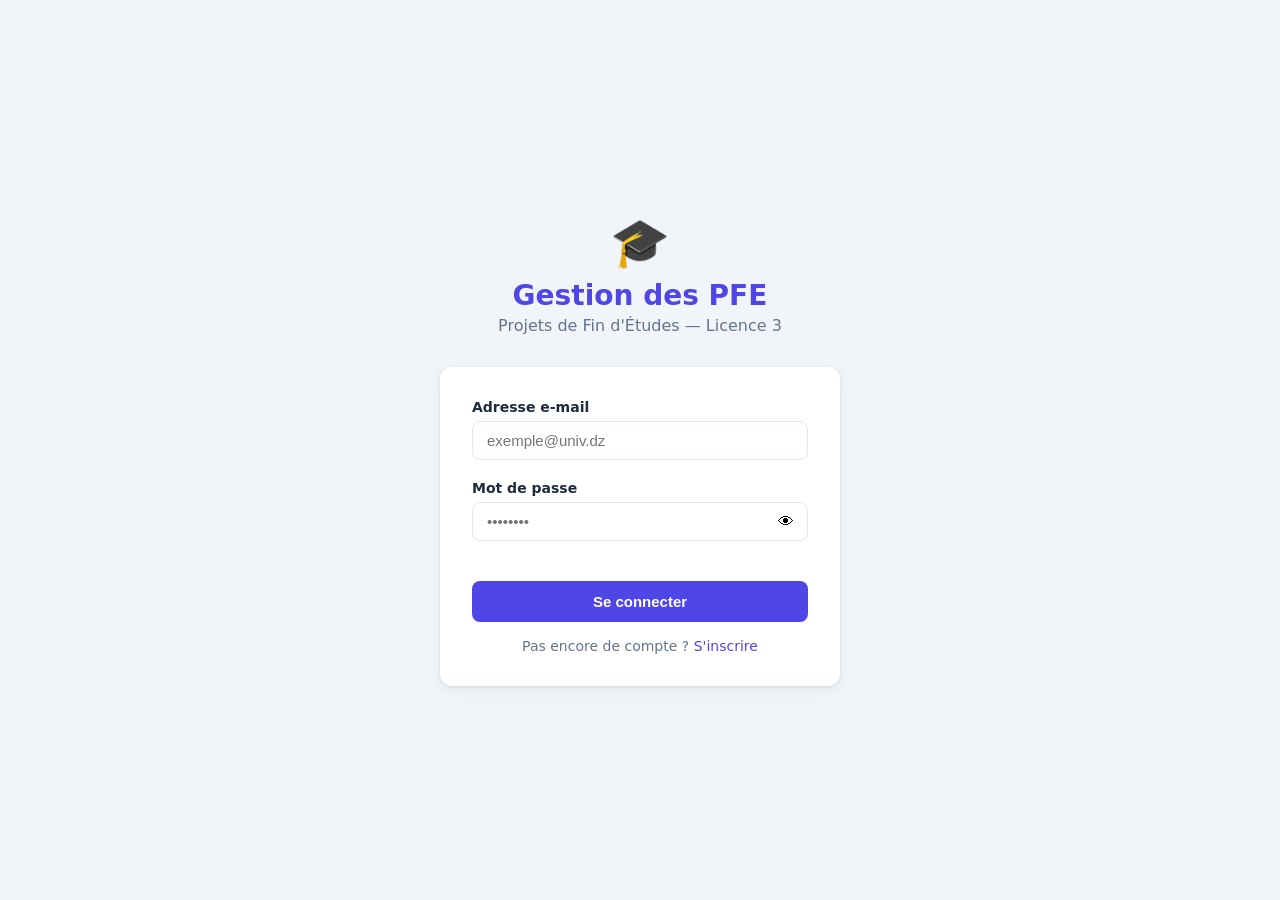
<file: index.htm>
<!DOCTYPE html>
<html lang="fr">
<head>
  <meta charset="UTF-8">
  <meta name="viewport" content="width=device-width, initial-scale=1.0">
  <title>Gestion des PFE</title>
  <link rel="stylesheet" href="style.css">
</head>
<body>

  <!-- ===== PAGE DE CONNEXION ===== -->
  <div id="login-page" class="page active">
    <div class="login-container">
      <div class="login-header">
        <div class="login-icon">🎓</div>
        <h1>Gestion des PFE</h1>
        <p>Projets de Fin d'Études — Licence 3</p>
      </div>
      <form id="login-form" novalidate>
        <div class="form-group">
          <label for="email">Adresse e-mail</label>
          <input type="email" id="email" name="email" placeholder="exemple@univ.dz" autocomplete="username" required>
        </div>
        <div class="form-group password-group">
          <label for="password">Mot de passe</label>
          <div class="password-wrapper">
            <input type="password" id="password" name="password" placeholder="••••••••" autocomplete="current-password" required>
            <button type="button" class="toggle-pwd" onclick="togglePassword()" aria-label="Afficher/masquer le mot de passe">👁</button>
          </div>
        </div>
        <div id="login-error" class="error-msg" role="alert" aria-live="polite"></div>
        <button type="submit" id="login-btn" class="btn btn-primary btn-block">
          <span id="login-btn-text">Se connecter</span>
          <span id="login-spinner" class="spinner hidden"></span>
        </button>
        <p class="forgot-link">Pas encore de compte ? <a href="#" onclick="showRegister(); return false;">S'inscrire</a></p>
      </form>
    </div>
  </div>

  <!-- ===== PAGE D'INSCRIPTION ===== -->
  <div id="registerSection" class="hidden">
    <div class="login-container">
      <div class="login-header">
        <div class="login-icon">🎓</div>
        <h1>Gestion des PFE</h1>
        <p>Créer un compte</p>
      </div>
      <form id="registerForm" novalidate>
        <div class="input-row">
          <div class="form-group input-group">
            <label for="regPrenom">Prénom</label>
            <input type="text" id="regPrenom" placeholder="Prénom" required>
          </div>
          <div class="form-group input-group">
            <label for="regNom">Nom</label>
            <input type="text" id="regNom" placeholder="Nom" required>
          </div>
        </div>
        <div class="form-group">
          <label for="regEmail">Adresse e-mail</label>
          <input type="email" id="regEmail" placeholder="exemple@univ.dz" required>
        </div>
        <div class="form-group">
          <label for="regRole">Rôle</label>
          <select id="regRole" required>
            <option value="etudiant">Étudiant</option>
            <option value="tuteur">Tuteur</option>
            <option value="jury">Jury</option>
          </select>
        </div>
        <div class="form-group password-group">
          <label for="regPassword">Mot de passe</label>
          <div class="password-wrapper">
            <input type="password" id="regPassword" placeholder="••••••••" required>
            <button type="button" class="toggle-pwd" onclick="toggleRegPassword()" aria-label="Afficher/masquer le mot de passe">👁</button>
          </div>
        </div>
        <div class="form-group password-group">
          <label for="regConfirm">Confirmer le mot de passe</label>
          <div class="password-wrapper">
            <input type="password" id="regConfirm" placeholder="••••••••" required>
            <button type="button" class="toggle-pwd" onclick="toggleConfirmPassword()" aria-label="Afficher/masquer le mot de passe">👁</button>
          </div>
        </div>
        <div id="registerError" class="error-msg hidden" role="alert" aria-live="polite"></div>
        <div id="registerSuccess" class="success-msg hidden" role="status" aria-live="polite"></div>
        <button type="submit" id="btnRegister" class="btn btn-primary btn-block">Créer mon compte →</button>
        <p class="forgot-link">Déjà un compte ? <a href="#" onclick="showLogin(); return false;">Se connecter</a></p>
      </form>
    </div>
  </div>

  <!-- ===== DASHBOARD ===== -->
  <div id="dashboard-page" class="page">

    <!-- Barre de navigation -->
    <nav class="navbar">
      <div class="nav-brand">🎓 Gestion PFE</div>
      <div class="nav-right">
        <div class="notif-wrapper">
          <button id="notif-btn" class="btn-icon" title="Notifications" onclick="loadNotifications()">🔔</button>
          <span id="notif-badge" class="badge hidden">0</span>
          <div id="notif-dropdown" class="dropdown hidden">
            <ul id="notif-list"></ul>
          </div>
        </div>
        <div class="user-info">
          <span id="user-name"></span>
          <span id="user-role-badge" class="role-badge"></span>
        </div>
        <button class="btn btn-outline btn-sm" onclick="logout()">Déconnexion</button>
      </div>
    </nav>

    <!-- Statistiques -->
    <div class="stats-bar" id="stats-bar"></div>

    <!-- Barre d'outils -->
    <div class="toolbar">
      <div class="search-box">
        <span class="search-icon">🔍</span>
        <input type="text" id="search-input" placeholder="Rechercher un projet…" oninput="filterProjects()">
      </div>
      <div class="filter-group">
        <select id="filter-statut" onchange="filterProjects()">
          <option value="">Tous les statuts</option>
          <option value="propose">Proposé</option>
          <option value="valide">Validé</option>
          <option value="en_cours">En cours</option>
          <option value="soutenu">Soutenu</option>
          <option value="refuse">Refusé</option>
        </select>
        <select id="filter-type" onchange="filterProjects()">
          <option value="">Tous les types</option>
          <option value="academique">Académique</option>
          <option value="entreprise">Entreprise</option>
        </select>
      </div>
      <button id="new-project-btn" class="btn btn-primary hidden" onclick="openModal()">+ Nouveau projet</button>
    </div>

    <!-- Liste des projets -->
    <main class="projects-container">
      <div id="projects-grid" class="projects-grid"></div>
      <div id="empty-state" class="empty-state hidden">
        <div class="empty-icon">📂</div>
        <p>Aucun projet trouvé.</p>
      </div>
      <div id="loading-state" class="loading-state">
        <div class="loader"></div>
        <p>Chargement des projets…</p>
      </div>
    </main>
  </div>

  <!-- ===== MODAL NOUVEAU PROJET ===== -->
  <div id="modal-overlay" class="modal-overlay hidden" onclick="closeModalOutside(event)">
    <div class="modal" role="dialog" aria-modal="true" aria-labelledby="modal-title">
      <div class="modal-header">
        <h2 id="modal-title">Nouveau projet PFE</h2>
        <button class="modal-close" onclick="closeModal()" aria-label="Fermer">✕</button>
      </div>
      <form id="project-form" novalidate>
        <div class="modal-body">
          <div class="form-group">
            <label for="proj-titre">Titre <span class="required">*</span></label>
            <input type="text" id="proj-titre" placeholder="Titre du projet" required>
          </div>
          <div class="form-group">
            <label for="proj-description">Description <span class="required">*</span></label>
            <textarea id="proj-description" rows="4" placeholder="Décrivez votre projet…" required></textarea>
          </div>
          <div class="form-row">
            <div class="form-group">
              <label for="proj-type">Type</label>
              <select id="proj-type">
                <option value="academique">Académique</option>
                <option value="entreprise">Entreprise</option>
              </select>
            </div>
            <div class="form-group" id="entreprise-group" style="display:none">
              <label for="proj-entreprise">Nom de l'entreprise</label>
              <input type="text" id="proj-entreprise" placeholder="Nom de l'entreprise">
            </div>
          </div>
          <div class="form-group">
            <label for="proj-technologies">Technologies (séparées par des virgules)</label>
            <input type="text" id="proj-technologies" placeholder="ex : React, Node.js, MySQL">
          </div>
          <div id="project-form-error" class="error-msg" role="alert" aria-live="polite"></div>
        </div>
        <div class="modal-footer">
          <button type="button" class="btn btn-outline" onclick="closeModal()">Annuler</button>
          <button type="submit" class="btn btn-primary">
            <span id="submit-btn-text">Soumettre</span>
            <span id="submit-spinner" class="spinner hidden"></span>
          </button>
        </div>
      </form>
    </div>
  </div>

  <!-- ===== TOAST ===== -->
  <div id="toast" class="toast hidden" role="status" aria-live="polite"></div>

  <script src="app.js"></script>
</body>
</html>
</file>
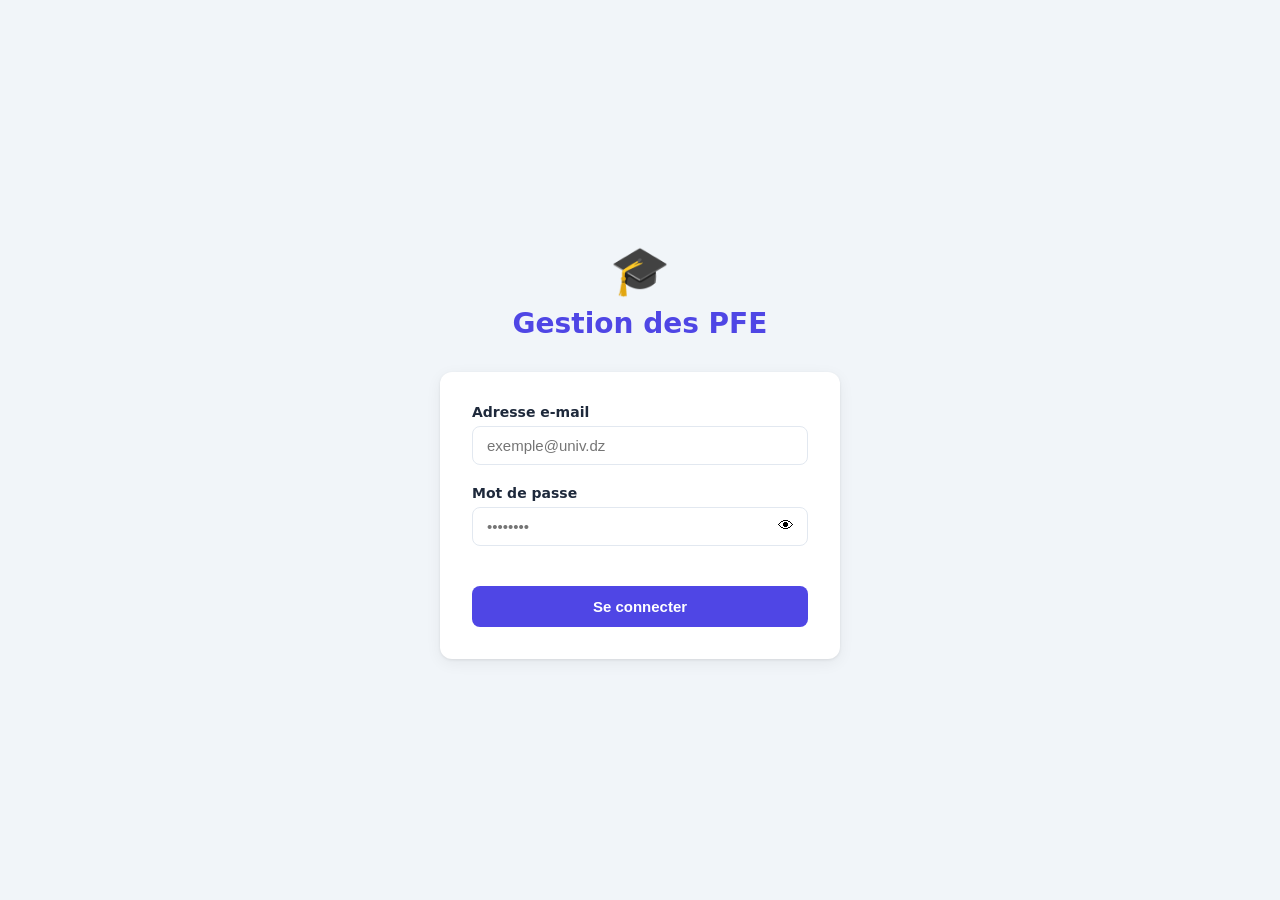
<file: projetfedere/index.htm>
<!DOCTYPE html>
<html lang="fr">
<head>
  <meta charset="UTF-8">
  <meta name="viewport" content="width=device-width, initial-scale=1.0">
  <title>Gestion des PFE</title>
  <link rel="stylesheet" href="style.css">
</head>
<body>

  <!-- ===== PAGE DE CONNEXION ===== -->
  <div id="login-page" class="page active">
    <div class="login-container">
      <div class="login-header">
        <div class="login-icon">🎓</div>
        <h1>Gestion des PFE</h1>
        
      </div>
      <form id="login-form" novalidate>
        <div class="form-group">
          <label for="email">Adresse e-mail</label>
          <input type="email" id="email" name="email" placeholder="exemple@univ.dz" autocomplete="username" required>
        </div>
        <div class="form-group password-group">
          <label for="password">Mot de passe</label>
          <div class="password-wrapper">
            <input type="password" id="password" name="password" placeholder="••••••••" autocomplete="current-password" required>
            <button type="button" class="toggle-pwd" onclick="togglePassword()" aria-label="Afficher/masquer le mot de passe">👁</button>
          </div>
        </div>
        <div id="login-error" class="error-msg" role="alert" aria-live="polite"></div>
        <button type="submit" id="login-btn" class="btn btn-primary btn-block">
          <span id="login-btn-text">Se connecter</span>
          <span id="login-spinner" class="spinner hidden"></span>
        </button>
      </form>
    </div>
  </div>

  <!-- ===== DASHBOARD ===== -->
  <div id="dashboard-page" class="page">

    <!-- Barre de navigation -->
    <nav class="navbar">
      <div class="nav-brand">🎓 Gestion PFE</div>
      <div class="nav-right">
        <div class="notif-wrapper">
          <button id="notif-btn" class="btn-icon" title="Notifications" onclick="loadNotifications()">🔔</button>
          <span id="notif-badge" class="badge hidden">0</span>
          <div id="notif-dropdown" class="dropdown hidden">
            <ul id="notif-list"></ul>
          </div>
        </div>
        <div class="user-info">
          <span id="user-name"></span>
          <span id="user-role-badge" class="role-badge"></span>
        </div>
        <button class="btn btn-outline btn-sm" onclick="logout()">Déconnexion</button>
      </div>
    </nav>

    <!-- Statistiques -->
    <div class="stats-bar" id="stats-bar"></div>

    <!-- Barre d'outils -->
    <div class="toolbar">
      <div class="search-box">
        <span class="search-icon">🔍</span>
        <input type="text" id="search-input" placeholder="Rechercher un projet…" oninput="filterProjects()">
      </div>
      <div class="filter-group">
        <select id="filter-statut" onchange="filterProjects()">
          <option value="">Tous les statuts</option>
          <option value="propose">Proposé</option>
          <option value="valide">Validé</option>
          <option value="en_cours">En cours</option>
          <option value="soutenu">Soutenu</option>
          <option value="refuse">Refusé</option>
        </select>
        <select id="filter-type" onchange="filterProjects()">
          <option value="">Tous les types</option>
          <option value="academique">Académique</option>
          <option value="entreprise">Entreprise</option>
        </select>
      </div>
      <button id="new-project-btn" class="btn btn-primary hidden" onclick="openModal()">+ Nouveau projet</button>
    </div>

    <!-- Liste des projets -->
    <main class="projects-container">
      <div id="projects-grid" class="projects-grid"></div>
      <div id="empty-state" class="empty-state hidden">
        <div class="empty-icon">📂</div>
        <p>Aucun projet trouvé.</p>
      </div>
      <div id="loading-state" class="loading-state">
        <div class="loader"></div>
        <p>Chargement des projets…</p>
      </div>
    </main>
  </div>

  <!-- ===== MODAL NOUVEAU PROJET ===== -->
  <div id="modal-overlay" class="modal-overlay hidden" onclick="closeModalOutside(event)">
    <div class="modal" role="dialog" aria-modal="true" aria-labelledby="modal-title">
      <div class="modal-header">
        <h2 id="modal-title">Nouveau projet PFE</h2>
        <button class="modal-close" onclick="closeModal()" aria-label="Fermer">✕</button>
      </div>
      <form id="project-form" novalidate>
        <div class="modal-body">
          <div class="form-group">
            <label for="proj-titre">Titre <span class="required">*</span></label>
            <input type="text" id="proj-titre" placeholder="Titre du projet" required>
          </div>
          <div class="form-group">
            <label for="proj-description">Description <span class="required">*</span></label>
            <textarea id="proj-description" rows="4" placeholder="Décrivez votre projet…" required></textarea>
          </div>
          <div class="form-row">
            <div class="form-group">
              <label for="proj-type">Type</label>
              <select id="proj-type">
                <option value="academique">Académique</option>
                <option value="entreprise">Entreprise</option>
              </select>
            </div>
            <div class="form-group" id="entreprise-group" style="display:none">
              <label for="proj-entreprise">Nom de l'entreprise</label>
              <input type="text" id="proj-entreprise" placeholder="Nom de l'entreprise">
            </div>
          </div>
          <div class="form-group">
            <label for="proj-technologies">Technologies (séparées par des virgules)</label>
            <input type="text" id="proj-technologies" placeholder="ex : React, Node.js, MySQL">
          </div>
          <div id="project-form-error" class="error-msg" role="alert" aria-live="polite"></div>
        </div>
        <div class="modal-footer">
          <button type="button" class="btn btn-outline" onclick="closeModal()">Annuler</button>
          <button type="submit" class="btn btn-primary">
            <span id="submit-btn-text">Soumettre</span>
            <span id="submit-spinner" class="spinner hidden"></span>
          </button>
        </div>
      </form>
    </div>
  </div>

  <!-- ===== TOAST ===== -->
  <div id="toast" class="toast hidden" role="status" aria-live="polite"></div>

  <script src="app.js"></script>
</body>
</html>
</file>
<file: style.css>
/* ===== RESET & BASE ===== */
*, *::before, *::after { box-sizing: border-box; margin: 0; padding: 0; }

:root {
  --primary:   #4f46e5;
  --primary-h: #4338ca;
  --success:   #16a34a;
  --warning:   #d97706;
  --danger:    #dc2626;
  --info:      #0891b2;
  --bg:        #f1f5f9;
  --card-bg:   #ffffff;
  --text:      #1e293b;
  --muted:     #64748b;
  --border:    #e2e8f0;
  --radius:    0.75rem;
  --shadow:    0 1px 3px rgba(0,0,0,.08), 0 4px 16px rgba(0,0,0,.06);
  --transition: 0.2s ease;
}

body {
  font-family: 'Segoe UI', system-ui, sans-serif;
  background: var(--bg);
  color: var(--text);
  min-height: 100vh;
}

/* ===== PAGES ===== */
.page { display: none; }
.page.active { display: block; }

/* ===== LOGIN ===== */
.login-container {
  min-height: 100vh;
  display: flex;
  flex-direction: column;
  justify-content: center;
  align-items: center;
  padding: 2rem 1rem;
}

.login-header {
  text-align: center;
  margin-bottom: 2rem;
}

.login-icon { font-size: 3rem; margin-bottom: .5rem; }
.login-header h1 { font-size: 1.75rem; font-weight: 700; color: var(--primary); }
.login-header p  { color: var(--muted); margin-top: .25rem; }

#login-form {
  background: var(--card-bg);
  border-radius: var(--radius);
  box-shadow: var(--shadow);
  padding: 2rem;
  width: 100%;
  max-width: 400px;
}

/* ===== FORMS ===== */
.form-group { margin-bottom: 1.25rem; }
.form-group label { display: block; font-weight: 600; font-size: .875rem; margin-bottom: .375rem; }
.form-group input,
.form-group textarea,
.form-group select {
  width: 100%;
  padding: .625rem .875rem;
  border: 1px solid var(--border);
  border-radius: .5rem;
  font-size: .9375rem;
  transition: border-color var(--transition), box-shadow var(--transition);
  background: #fff;
}
.form-group input:focus,
.form-group textarea:focus,
.form-group select:focus {
  outline: none;
  border-color: var(--primary);
  box-shadow: 0 0 0 3px rgba(79,70,229,.15);
}
.form-row { display: grid; grid-template-columns: 1fr 1fr; gap: 1rem; }
.required { color: var(--danger); }

.password-wrapper { position: relative; }
.password-wrapper input { padding-right: 2.75rem; }
.toggle-pwd {
  position: absolute; right: .625rem; top: 50%; transform: translateY(-50%);
  background: none; border: none; cursor: pointer; font-size: 1rem; padding: .25rem;
}

.error-msg { color: var(--danger); font-size: .85rem; min-height: 1.25rem; margin-top: .25rem; }

.success-msg {
  background: #e8f5e9;
  color: #2e7d32;
  border: 1px solid #a5d6a7;
  border-radius: 8px;
  padding: 10px 15px;
  margin-bottom: 15px;
  font-size: 0.9rem;
}

.input-row {
  display: flex;
  gap: 12px;
}

.input-row .input-group {
  flex: 1;
}

.forgot-link { text-align: center; margin-top: 1rem; font-size: .875rem; color: var(--muted); }
.forgot-link a { color: var(--primary); text-decoration: none; }
.forgot-link a:hover { text-decoration: underline; }

/* ===== BUTTONS ===== */
.btn {
  display: inline-flex; align-items: center; gap: .5rem;
  padding: .625rem 1.25rem;
  border: 2px solid transparent;
  border-radius: .5rem;
  font-size: .9375rem; font-weight: 600;
  cursor: pointer;
  transition: background var(--transition), color var(--transition), border-color var(--transition);
  white-space: nowrap;
}
.btn-primary  { background: var(--primary); color: #fff; }
.btn-primary:hover  { background: var(--primary-h); }
.btn-outline  { background: transparent; border-color: var(--primary); color: var(--primary); }
.btn-outline:hover  { background: var(--primary); color: #fff; }
.btn-block    { width: 100%; justify-content: center; }
.btn-sm       { padding: .375rem .75rem; font-size: .85rem; }
.btn-icon     { background: none; border: none; cursor: pointer; font-size: 1.25rem; padding: .25rem; }

/* ===== SPINNER ===== */
.spinner {
  width: 1rem; height: 1rem;
  border: 2px solid rgba(255,255,255,.4);
  border-top-color: #fff;
  border-radius: 50%;
  animation: spin .7s linear infinite;
}
@keyframes spin { to { transform: rotate(360deg); } }
.hidden { display: none !important; }

/* ===== NAVBAR ===== */
.navbar {
  display: flex; align-items: center; justify-content: space-between;
  background: var(--card-bg);
  padding: .875rem 1.5rem;
  box-shadow: 0 1px 0 var(--border);
  position: sticky; top: 0; z-index: 100;
}
.nav-brand { font-weight: 700; font-size: 1.125rem; color: var(--primary); }
.nav-right  { display: flex; align-items: center; gap: 1rem; }
.user-info  { display: flex; align-items: center; gap: .5rem; font-size: .9rem; }

.role-badge {
  padding: .2rem .6rem; border-radius: 999px;
  font-size: .75rem; font-weight: 700; text-transform: uppercase;
  background: var(--primary); color: #fff;
}

/* ===== NOTIFICATIONS ===== */
.notif-wrapper { position: relative; }
.badge {
  position: absolute; top: -4px; right: -4px;
  background: var(--danger); color: #fff;
  font-size: .65rem; font-weight: 700;
  border-radius: 999px; padding: .1rem .35rem;
  min-width: 1.1rem; text-align: center;
}
.dropdown {
  position: absolute; top: calc(100% + .5rem); right: 0;
  background: var(--card-bg); border: 1px solid var(--border);
  border-radius: var(--radius); box-shadow: var(--shadow);
  width: 280px; z-index: 200;
}
.dropdown ul { list-style: none; }
.dropdown li {
  padding: .75rem 1rem; font-size: .85rem;
  border-bottom: 1px solid var(--border); cursor: pointer;
}
.dropdown li:last-child { border-bottom: none; }
.dropdown li:hover { background: var(--bg); }

/* ===== STATS BAR ===== */
.stats-bar {
  display: flex; gap: 1rem; flex-wrap: wrap;
  padding: 1rem 1.5rem;
}
.stat-card {
  background: var(--card-bg); border-radius: var(--radius);
  padding: 1rem 1.5rem; flex: 1 1 140px;
  box-shadow: var(--shadow); text-align: center;
}
.stat-card .stat-value { font-size: 1.75rem; font-weight: 700; color: var(--primary); }
.stat-card .stat-label { font-size: .8rem; color: var(--muted); margin-top: .25rem; }

/* ===== TOOLBAR ===== */
.toolbar {
  display: flex; align-items: center; gap: 1rem; flex-wrap: wrap;
  padding: 0 1.5rem 1rem;
}
.search-box {
  display: flex; align-items: center; gap: .5rem;
  background: var(--card-bg); border: 1px solid var(--border);
  border-radius: .5rem; padding: .5rem .875rem; flex: 1 1 200px;
}
.search-box input { border: none; outline: none; background: transparent; width: 100%; font-size: .9rem; }
.search-icon { color: var(--muted); }
.filter-group { display: flex; gap: .75rem; }
.filter-group select {
  padding: .5rem .875rem; border: 1px solid var(--border);
  border-radius: .5rem; font-size: .875rem; cursor: pointer;
  background: var(--card-bg);
}

/* ===== PROJECTS GRID ===== */
.projects-container { padding: 0 1.5rem 2rem; }
.projects-grid {
  display: grid;
  grid-template-columns: repeat(auto-fill, minmax(300px, 1fr));
  gap: 1.25rem;
}

.project-card {
  background: var(--card-bg); border-radius: var(--radius);
  box-shadow: var(--shadow); padding: 1.25rem;
  display: flex; flex-direction: column; gap: .75rem;
  transition: transform var(--transition), box-shadow var(--transition);
}
.project-card:hover { transform: translateY(-2px); box-shadow: 0 4px 20px rgba(0,0,0,.1); }

.card-header { display: flex; align-items: flex-start; justify-content: space-between; gap: .5rem; }
.card-title   { font-weight: 700; font-size: 1rem; line-height: 1.4; }
.card-desc    { font-size: .875rem; color: var(--muted); line-height: 1.5; }

.card-meta { display: flex; flex-wrap: wrap; gap: .5rem; font-size: .8rem; color: var(--muted); }
.card-meta span { display: flex; align-items: center; gap: .25rem; }

.tech-tags { display: flex; flex-wrap: wrap; gap: .375rem; }
.tech-tag {
  background: #ede9fe; color: #6d28d9;
  padding: .2rem .6rem; border-radius: 999px; font-size: .75rem; font-weight: 600;
}

/* ===== STATUS BADGES ===== */
.status-badge {
  display: inline-block; padding: .25rem .75rem;
  border-radius: 999px; font-size: .75rem; font-weight: 700; white-space: nowrap;
}
.status-Proposé   { background: #fef9c3; color: #854d0e; }
.status-Validé    { background: #dcfce7; color: #166534; }
.status-En-cours  { background: #dbeafe; color: #1e40af; }
.status-Soutenu   { background: #f3e8ff; color: #6b21a8; }
.status-Refusé    { background: #fee2e2; color: #991b1b; }

/* ===== EMPTY / LOADING STATES ===== */
.empty-state, .loading-state {
  text-align: center; padding: 4rem 1rem; color: var(--muted);
}
.empty-icon  { font-size: 3rem; margin-bottom: 1rem; }
.loader {
  width: 2.5rem; height: 2.5rem; margin: 0 auto 1rem;
  border: 3px solid var(--border); border-top-color: var(--primary);
  border-radius: 50%; animation: spin .8s linear infinite;
}

/* ===== MODAL ===== */
.modal-overlay {
  position: fixed; inset: 0; background: rgba(0,0,0,.45);
  display: flex; align-items: center; justify-content: center;
  z-index: 1000; padding: 1rem;
}
.modal {
  background: var(--card-bg); border-radius: var(--radius);
  box-shadow: 0 20px 60px rgba(0,0,0,.2);
  width: 100%; max-width: 560px; max-height: 90vh; overflow-y: auto;
}
.modal-header {
  display: flex; align-items: center; justify-content: space-between;
  padding: 1.25rem 1.5rem; border-bottom: 1px solid var(--border);
}
.modal-header h2 { font-size: 1.125rem; font-weight: 700; }
.modal-close {
  background: none; border: none; font-size: 1.25rem; cursor: pointer;
  color: var(--muted); transition: color var(--transition);
}
.modal-close:hover { color: var(--text); }
.modal-body   { padding: 1.5rem; }
.modal-footer {
  display: flex; justify-content: flex-end; gap: .75rem;
  padding: 1rem 1.5rem; border-top: 1px solid var(--border);
}

/* ===== TOAST ===== */
.toast {
  position: fixed; bottom: 1.5rem; right: 1.5rem;
  padding: .875rem 1.25rem; border-radius: var(--radius);
  background: var(--text); color: #fff;
  font-size: .9rem; font-weight: 500;
  box-shadow: var(--shadow); z-index: 2000;
  animation: slideIn .3s ease;
}
.toast.success { background: var(--success); }
.toast.error   { background: var(--danger); }
.toast.warning { background: var(--warning); }
@keyframes slideIn {
  from { transform: translateY(1rem); opacity: 0; }
  to   { transform: translateY(0);    opacity: 1; }
}

/* ===== SHAKE ===== */
@keyframes shake {
  0%,100% { transform: translateX(0); }
  20%,60% { transform: translateX(-6px); }
  40%,80% { transform: translateX(6px); }
}
.shake { animation: shake .4s ease; }

/* ===== RESPONSIVE ===== */
@media (max-width: 600px) {
  .navbar { flex-wrap: wrap; gap: .5rem; }
  .stats-bar { padding: .75rem 1rem; }
  .toolbar { padding: 0 1rem .75rem; }
  .projects-container { padding: 0 1rem 1.5rem; }
  .form-row { grid-template-columns: 1fr; }
  .input-row { flex-direction: column; gap: 0; }
}
</file>
<file: projetfedere/style.css>
/* ===== RESET & BASE ===== */
*, *::before, *::after { box-sizing: border-box; margin: 0; padding: 0; }

:root {
  --primary:   #4f46e5;
  --primary-h: #4338ca;
  --success:   #16a34a;
  --warning:   #d97706;
  --danger:    #dc2626;
  --info:      #0891b2;
  --bg:        #f1f5f9;
  --card-bg:   #ffffff;
  --text:      #1e293b;
  --muted:     #64748b;
  --border:    #e2e8f0;
  --radius:    0.75rem;
  --shadow:    0 1px 3px rgba(0,0,0,.08), 0 4px 16px rgba(0,0,0,.06);
  --transition: 0.2s ease;
}

body {
  font-family: 'Segoe UI', system-ui, sans-serif;
  background: var(--bg);
  color: var(--text);
  min-height: 100vh;
}

/* ===== PAGES ===== */
.page { display: none; }
.page.active { display: block; }

/* ===== LOGIN ===== */
.login-container {
  min-height: 100vh;
  display: flex;
  flex-direction: column;
  justify-content: center;
  align-items: center;
  padding: 2rem 1rem;
}

.login-header {
  text-align: center;
  margin-bottom: 2rem;
}

.login-icon { font-size: 3rem; margin-bottom: .5rem; }
.login-header h1 { font-size: 1.75rem; font-weight: 700; color: var(--primary); }
.login-header p  { color: var(--muted); margin-top: .25rem; }

#login-form {
  background: var(--card-bg);
  border-radius: var(--radius);
  box-shadow: var(--shadow);
  padding: 2rem;
  width: 100%;
  max-width: 400px;
}

/* ===== FORMS ===== */
.form-group { margin-bottom: 1.25rem; }
.form-group label { display: block; font-weight: 600; font-size: .875rem; margin-bottom: .375rem; }
.form-group input,
.form-group textarea,
.form-group select {
  width: 100%;
  padding: .625rem .875rem;
  border: 1px solid var(--border);
  border-radius: .5rem;
  font-size: .9375rem;
  transition: border-color var(--transition), box-shadow var(--transition);
  background: #fff;
}
.form-group input:focus,
.form-group textarea:focus,
.form-group select:focus {
  outline: none;
  border-color: var(--primary);
  box-shadow: 0 0 0 3px rgba(79,70,229,.15);
}
.form-row { display: grid; grid-template-columns: 1fr 1fr; gap: 1rem; }
.required { color: var(--danger); }

.password-wrapper { position: relative; }
.password-wrapper input { padding-right: 2.75rem; }
.toggle-pwd {
  position: absolute; right: .625rem; top: 50%; transform: translateY(-50%);
  background: none; border: none; cursor: pointer; font-size: 1rem; padding: .25rem;
}

.error-msg { color: var(--danger); font-size: .85rem; min-height: 1.25rem; margin-top: .25rem; }

/* ===== BUTTONS ===== */
.btn {
  display: inline-flex; align-items: center; gap: .5rem;
  padding: .625rem 1.25rem;
  border: 2px solid transparent;
  border-radius: .5rem;
  font-size: .9375rem; font-weight: 600;
  cursor: pointer;
  transition: background var(--transition), color var(--transition), border-color var(--transition);
  white-space: nowrap;
}
.btn-primary  { background: var(--primary); color: #fff; }
.btn-primary:hover  { background: var(--primary-h); }
.btn-outline  { background: transparent; border-color: var(--primary); color: var(--primary); }
.btn-outline:hover  { background: var(--primary); color: #fff; }
.btn-block    { width: 100%; justify-content: center; }
.btn-sm       { padding: .375rem .75rem; font-size: .85rem; }
.btn-icon     { background: none; border: none; cursor: pointer; font-size: 1.25rem; padding: .25rem; }

/* ===== SPINNER ===== */
.spinner {
  width: 1rem; height: 1rem;
  border: 2px solid rgba(255,255,255,.4);
  border-top-color: #fff;
  border-radius: 50%;
  animation: spin .7s linear infinite;
}
@keyframes spin { to { transform: rotate(360deg); } }
.hidden { display: none !important; }

/* ===== NAVBAR ===== */
.navbar {
  display: flex; align-items: center; justify-content: space-between;
  background: var(--card-bg);
  padding: .875rem 1.5rem;
  box-shadow: 0 1px 0 var(--border);
  position: sticky; top: 0; z-index: 100;
}
.nav-brand { font-weight: 700; font-size: 1.125rem; color: var(--primary); }
.nav-right  { display: flex; align-items: center; gap: 1rem; }
.user-info  { display: flex; align-items: center; gap: .5rem; font-size: .9rem; }

.role-badge {
  padding: .2rem .6rem; border-radius: 999px;
  font-size: .75rem; font-weight: 700; text-transform: uppercase;
  background: var(--primary); color: #fff;
}

/* ===== NOTIFICATIONS ===== */
.notif-wrapper { position: relative; }
.badge {
  position: absolute; top: -4px; right: -4px;
  background: var(--danger); color: #fff;
  font-size: .65rem; font-weight: 700;
  border-radius: 999px; padding: .1rem .35rem;
  min-width: 1.1rem; text-align: center;
}
.dropdown {
  position: absolute; top: calc(100% + .5rem); right: 0;
  background: var(--card-bg); border: 1px solid var(--border);
  border-radius: var(--radius); box-shadow: var(--shadow);
  width: 280px; z-index: 200;
}
.dropdown ul { list-style: none; }
.dropdown li {
  padding: .75rem 1rem; font-size: .85rem;
  border-bottom: 1px solid var(--border); cursor: pointer;
}
.dropdown li:last-child { border-bottom: none; }
.dropdown li:hover { background: var(--bg); }

/* ===== STATS BAR ===== */
.stats-bar {
  display: flex; gap: 1rem; flex-wrap: wrap;
  padding: 1rem 1.5rem;
}
.stat-card {
  background: var(--card-bg); border-radius: var(--radius);
  padding: 1rem 1.5rem; flex: 1 1 140px;
  box-shadow: var(--shadow); text-align: center;
}
.stat-card .stat-value { font-size: 1.75rem; font-weight: 700; color: var(--primary); }
.stat-card .stat-label { font-size: .8rem; color: var(--muted); margin-top: .25rem; }

/* ===== TOOLBAR ===== */
.toolbar {
  display: flex; align-items: center; gap: 1rem; flex-wrap: wrap;
  padding: 0 1.5rem 1rem;
}
.search-box {
  display: flex; align-items: center; gap: .5rem;
  background: var(--card-bg); border: 1px solid var(--border);
  border-radius: .5rem; padding: .5rem .875rem; flex: 1 1 200px;
}
.search-box input { border: none; outline: none; background: transparent; width: 100%; font-size: .9rem; }
.search-icon { color: var(--muted); }
.filter-group { display: flex; gap: .75rem; }
.filter-group select {
  padding: .5rem .875rem; border: 1px solid var(--border);
  border-radius: .5rem; font-size: .875rem; cursor: pointer;
  background: var(--card-bg);
}

/* ===== PROJECTS GRID ===== */
.projects-container { padding: 0 1.5rem 2rem; }
.projects-grid {
  display: grid;
  grid-template-columns: repeat(auto-fill, minmax(300px, 1fr));
  gap: 1.25rem;
}

.project-card {
  background: var(--card-bg); border-radius: var(--radius);
  box-shadow: var(--shadow); padding: 1.25rem;
  display: flex; flex-direction: column; gap: .75rem;
  transition: transform var(--transition), box-shadow var(--transition);
}
.project-card:hover { transform: translateY(-2px); box-shadow: 0 4px 20px rgba(0,0,0,.1); }

.card-header { display: flex; align-items: flex-start; justify-content: space-between; gap: .5rem; }
.card-title   { font-weight: 700; font-size: 1rem; line-height: 1.4; }
.card-desc    { font-size: .875rem; color: var(--muted); line-height: 1.5; }

.card-meta { display: flex; flex-wrap: wrap; gap: .5rem; font-size: .8rem; color: var(--muted); }
.card-meta span { display: flex; align-items: center; gap: .25rem; }

.tech-tags { display: flex; flex-wrap: wrap; gap: .375rem; }
.tech-tag {
  background: #ede9fe; color: #6d28d9;
  padding: .2rem .6rem; border-radius: 999px; font-size: .75rem; font-weight: 600;
}

/* ===== STATUS BADGES ===== */
.status-badge {
  display: inline-block; padding: .25rem .75rem;
  border-radius: 999px; font-size: .75rem; font-weight: 700; white-space: nowrap;
}
.status-Proposé   { background: #fef9c3; color: #854d0e; }
.status-Validé    { background: #dcfce7; color: #166534; }
.status-En-cours  { background: #dbeafe; color: #1e40af; }
.status-Soutenu   { background: #f3e8ff; color: #6b21a8; }
.status-Refusé    { background: #fee2e2; color: #991b1b; }

/* ===== EMPTY / LOADING STATES ===== */
.empty-state, .loading-state {
  text-align: center; padding: 4rem 1rem; color: var(--muted);
}
.empty-icon  { font-size: 3rem; margin-bottom: 1rem; }
.loader {
  width: 2.5rem; height: 2.5rem; margin: 0 auto 1rem;
  border: 3px solid var(--border); border-top-color: var(--primary);
  border-radius: 50%; animation: spin .8s linear infinite;
}

/* ===== MODAL ===== */
.modal-overlay {
  position: fixed; inset: 0; background: rgba(0,0,0,.45);
  display: flex; align-items: center; justify-content: center;
  z-index: 1000; padding: 1rem;
}
.modal {
  background: var(--card-bg); border-radius: var(--radius);
  box-shadow: 0 20px 60px rgba(0,0,0,.2);
  width: 100%; max-width: 560px; max-height: 90vh; overflow-y: auto;
}
.modal-header {
  display: flex; align-items: center; justify-content: space-between;
  padding: 1.25rem 1.5rem; border-bottom: 1px solid var(--border);
}
.modal-header h2 { font-size: 1.125rem; font-weight: 700; }
.modal-close {
  background: none; border: none; font-size: 1.25rem; cursor: pointer;
  color: var(--muted); transition: color var(--transition);
}
.modal-close:hover { color: var(--text); }
.modal-body   { padding: 1.5rem; }
.modal-footer {
  display: flex; justify-content: flex-end; gap: .75rem;
  padding: 1rem 1.5rem; border-top: 1px solid var(--border);
}

/* ===== TOAST ===== */
.toast {
  position: fixed; bottom: 1.5rem; right: 1.5rem;
  padding: .875rem 1.25rem; border-radius: var(--radius);
  background: var(--text); color: #fff;
  font-size: .9rem; font-weight: 500;
  box-shadow: var(--shadow); z-index: 2000;
  animation: slideIn .3s ease;
}
.toast.success { background: var(--success); }
.toast.error   { background: var(--danger); }
.toast.warning { background: var(--warning); }
@keyframes slideIn {
  from { transform: translateY(1rem); opacity: 0; }
  to   { transform: translateY(0);    opacity: 1; }
}

/* ===== SHAKE ===== */
@keyframes shake {
  0%,100% { transform: translateX(0); }
  20%,60% { transform: translateX(-6px); }
  40%,80% { transform: translateX(6px); }
}
.shake { animation: shake .4s ease; }

/* ===== RESPONSIVE ===== */
@media (max-width: 600px) {
  .navbar { flex-wrap: wrap; gap: .5rem; }
  .stats-bar { padding: .75rem 1rem; }
  .toolbar { padding: 0 1rem .75rem; }
  .projects-container { padding: 0 1rem 1.5rem; }
  .form-row { grid-template-columns: 1fr; }
}
</file>
